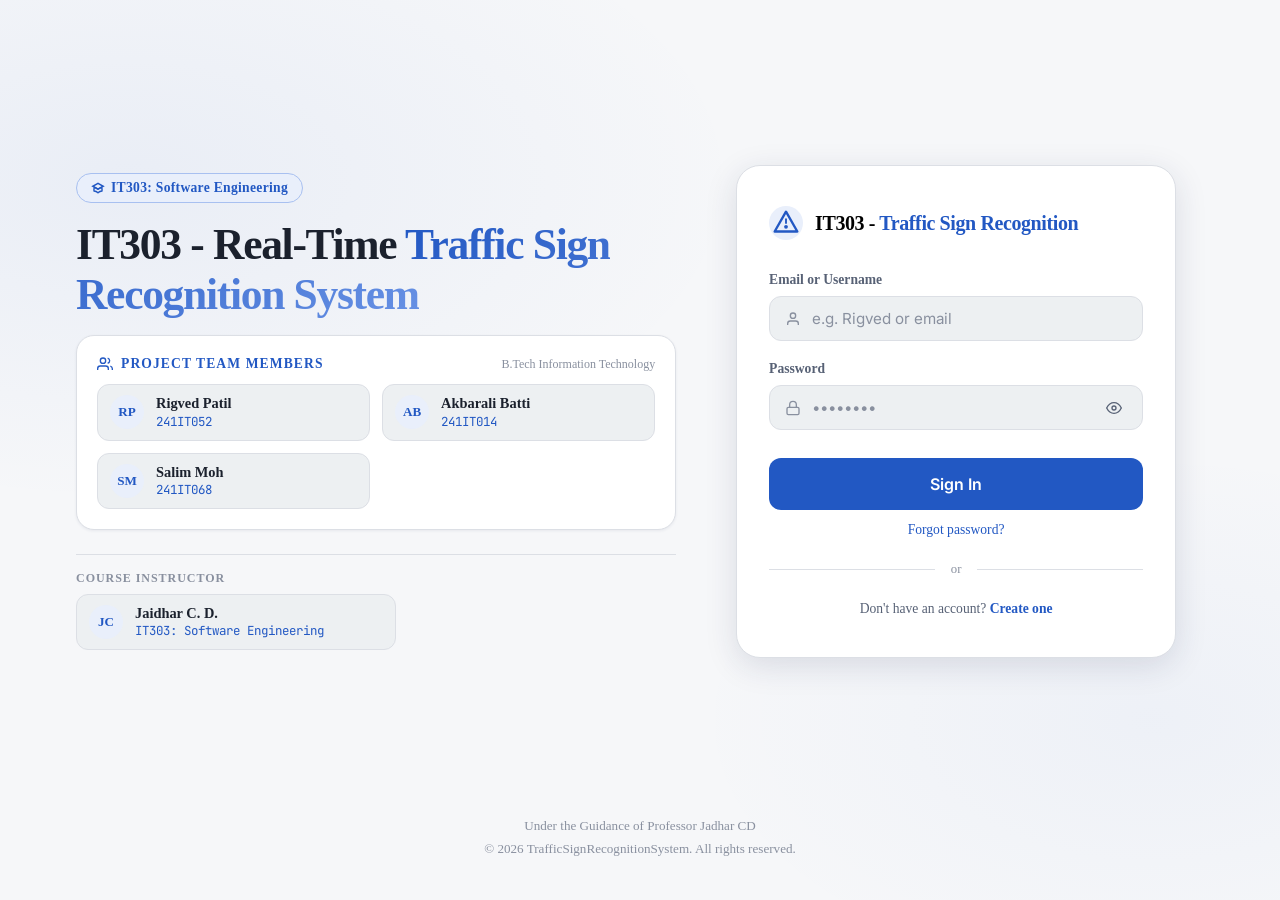
<file: Frontend/index.html>
<!DOCTYPE html>
<html lang="en">
<head>
  <meta charset="UTF-8" />
  <meta name="viewport" content="width=device-width, initial-scale=1.0" />
  <title>IT303 - Real-Time Traffic Sign Recognition System</title>
  <meta name="description" content="IT303 - Real-Time Traffic Sign Recognition System for IT303: Software Engineering by Rigved Patil, Akbarali Batti, and Salim Moh." />
  <meta http-equiv="Cache-Control" content="no-cache, no-store, must-revalidate" />
  <meta http-equiv="Pragma" content="no-cache" />
  <meta http-equiv="Expires" content="0" />
  <link rel="stylesheet" href="css/style.css?v=20261012" />
  <style>
    .instructor-row {
      margin-top: var(--space-4);
      padding-top: var(--space-4);
      border-top: 1px solid var(--border);
    }
    .instructor-label {
      font-size: 0.75rem;
      font-weight: 700;
      text-transform: uppercase;
      letter-spacing: 0.08em;
      color: var(--text-muted);
      margin-bottom: var(--space-2);
    }
    .instructor-row .member-item {
      max-width: 320px;
    }
    .landing-container {
      width: 100%;
      max-width: 1160px;
      margin: 0 auto;
      padding: var(--space-6) var(--space-4);
      display: grid;
      grid-template-columns: 1.15fr 0.95fr;
      gap: var(--space-8);
      align-items: center;
      min-height: 100vh;
    }
    @media (max-width: 920px) {
      .landing-container {
        grid-template-columns: 1fr;
        padding-top: var(--space-8);
        padding-bottom: var(--space-8);
      }
    }
    .hero-badge-row {
      display: flex;
      flex-wrap: wrap;
      gap: var(--space-2);
      align-items: center;
      margin-bottom: var(--space-4);
    }
    .course-badge {
      display: inline-flex;
      align-items: center;
      gap: 6px;
      padding: 6px 14px;
      background: var(--accent-subtle);
      border: 1px solid hsl(220, 70%, 80%);
      border-radius: var(--radius-pill);
      color: var(--accent);
      font-size: 0.85rem;
      font-weight: 600;
      letter-spacing: 0.3px;
    }
    .landing-title {
      font-size: clamp(2rem, 3.4vw, 2.75rem);
      font-weight: 800;
      line-height: 1.15;
      letter-spacing: -0.03em;
      color: var(--text-primary);
      margin-bottom: var(--space-4);
    }
    .landing-title span {
      background: linear-gradient(135deg, hsl(220, 70%, 45%), hsl(220, 70%, 65%));
      -webkit-background-clip: text;
      -webkit-text-fill-color: transparent;
    }
    .landing-desc {
      font-size: 1.05rem;
      color: var(--text-secondary);
      line-height: 1.6;
      margin-bottom: var(--space-6);
    }
    .team-card {
      background: var(--bg-surface);
      border: 1px solid var(--border);
      border-radius: var(--radius-lg);
      padding: var(--space-5);
      margin-bottom: var(--space-6);
      box-shadow: var(--shadow-sm);
    }
    .team-card-header {
      display: flex;
      align-items: center;
      justify-content: space-between;
      margin-bottom: var(--space-3);
    }
    .team-card-title {
      font-size: 0.85rem;
      font-weight: 700;
      text-transform: uppercase;
      letter-spacing: 0.08em;
      color: var(--accent);
      display: flex;
      align-items: center;
      gap: 8px;
    }
    .team-members-list {
      display: grid;
      grid-template-columns: repeat(auto-fit, minmax(200px, 1fr));
      gap: var(--space-3);
    }
    .member-item {
      display: flex;
      align-items: center;
      gap: var(--space-3);
      padding: 10px 12px;
      background: var(--bg-elevated);
      border: 1px solid var(--border);
      border-radius: var(--radius-md);
      transition: border-color var(--trans-fast), transform var(--trans-fast);
    }
    .member-item:hover {
      border-color: var(--accent);
      transform: translateY(-2px);
    }
    .member-avatar {
      width: 34px;
      height: 34px;
      border-radius: 50%;
      background: var(--accent-subtle);
      color: var(--accent);
      display: flex;
      align-items: center;
      justify-content: center;
      font-weight: 700;
      font-size: 0.82rem;
      flex-shrink: 0;
    }
    .member-name {
      font-size: 0.9rem;
      font-weight: 600;
      color: var(--text-primary);
      line-height: 1.2;
    }
    .member-roll {
      font-size: 0.78rem;
      font-family: var(--font-mono);
      color: var(--accent);
    }
    .feature-pills {
      display: flex;
      flex-wrap: wrap;
      gap: var(--space-2);
    }
    .feature-pill {
      font-size: 0.8rem;
      padding: 4px 10px;
      border-radius: var(--radius-pill);
      background: var(--bg-surface);
      border: 1px solid var(--border);
      color: var(--text-muted);
      display: inline-flex;
      align-items: center;
      gap: 6px;
    }
    /* Keep landing content above the footer */
body.auth-page {
  display: flex;
  flex-direction: column;
  align-items: stretch;
  justify-content: flex-start;
  min-height: 100vh;
}

.landing-container {
  flex: 1 0 auto;
  min-height: auto;
  box-sizing: border-box;
}

.landing-footer {
  width: 100%;
  flex-shrink: 0;
  box-sizing: border-box;
  text-align: center;
  padding: 16px;
  margin-top: 0;
  color: var(--text-muted);
  font-size: 0.82rem;
  line-height: 1.7;
}
  </style>
</head>
<body class="auth-page">

  <div id="toast-container"></div>

  <div class="landing-container">
    <!-- Left Hero Column -->
    <div class="landing-hero">
      <div class="hero-badge-row">
        <span class="course-badge">
          <svg width="14" height="14" fill="none" viewBox="0 0 24 24" stroke="currentColor" stroke-width="2.5"><path d="M12 14l9-5-9-5-9 5 9 5z"/><path d="M12 14l6.16-3.422a12.083 12.083 0 01.665 6.479A11.952 11.952 0 0012 20.055a11.952 11.952 0 00-6.824-2.998 12.078 12.078 0 01.665-6.479L12 14z"/></svg>
          IT303: Software Engineering
        </span>
      </div>

      <h1 class="landing-title">
        IT303 - Real-Time <span>Traffic Sign Recognition System</span>
      </h1>


      <!-- Project Authors / Team Members -->
      <div class="team-card">
        <div class="team-card-header">
          <div class="team-card-title">
            <svg width="16" height="16" fill="none" viewBox="0 0 24 24" stroke="currentColor" stroke-width="2"><path d="M17 21v-2a4 4 0 0 0-4-4H5a4 4 0 0 0-4 4v2"/><circle cx="9" cy="7" r="4"/><path d="M23 21v-2a4 4 0 0 0-3-3.87"/><path d="M16 3.13a4 4 0 0 1 0 7.75"/></svg>
            Project Team Members
          </div>
          <span class="text-xs text-muted">B.Tech Information Technology</span>
        </div>

        <div class="team-members-list">
          <div class="member-item">
            <div class="member-avatar">RP</div>
            <div>
              <div class="member-name">Rigved Patil</div>
              <div class="member-roll">241IT052</div>
            </div>
          </div>

          <div class="member-item">
            <div class="member-avatar">AB</div>
            <div>
              <div class="member-name">Akbarali Batti</div>
              <div class="member-roll">241IT014</div>
            </div>
          </div>

          <div class="member-item">
            <div class="member-avatar">SM</div>
            <div>
              <div class="member-name">Salim Moh</div>
              <div class="member-roll">241IT068</div>
            </div>
          </div>
        </div>
      </div>
            <!-- Course Instructor -->
        <div class="instructor-row">
          <div class="instructor-label">Course Instructor</div>
          <div class="member-item">
            <div class="member-avatar">JC</div>
            <div>
              <div class="member-name">Jaidhar C. D.</div>
              <div class="member-roll">IT303: Software Engineering</div>
            </div>
          </div>
        </div>
    </div><!-- /.landing-hero -->

    <!-- Right Column: Sign In Card -->
    <div>
      <div class="auth-card" style="margin:0 auto; max-width:440px;">
        <!-- Logo -->
        <div class="auth-logo">
          <svg width="34" height="34" viewBox="0 0 36 36" fill="none" style="color:var(--accent)">
            <circle cx="18" cy="18" r="18" fill="var(--accent-subtle)"/>
            <polygon points="18,6 30,27 6,27" fill="none" stroke="currentColor" stroke-width="2.5" stroke-linejoin="round"/>
            <circle cx="18" cy="22" r="2" fill="currentColor"/>
            <rect x="17" y="13" width="2" height="6" rx="1" fill="currentColor"/>
          </svg>
          <div class="auth-logo-text">IT303 - <span>Traffic Sign Recognition</span></div>
        </div>

        <div id="alert-box" class="alert alert-danger hidden" role="alert">
          <svg width="16" height="16" fill="none" viewBox="0 0 24 24" stroke="currentColor"><circle cx="12" cy="12" r="10"/><line x1="12" y1="8" x2="12" y2="12"/><line x1="12" y1="16" x2="12.01" y2="16"/></svg>
          <span id="alert-msg"></span>
        </div>

        <form id="login-form" novalidate>
          <div class="form-group">
            <label class="form-label" for="identifier">Email or Username</label>
            <div class="form-input-group">
              <svg class="input-icon" width="16" height="16" fill="none" viewBox="0 0 24 24" stroke="currentColor" stroke-width="2"><path d="M20 21v-2a4 4 0 0 0-4-4H8a4 4 0 0 0-4 4v2"/><circle cx="12" cy="7" r="4"/></svg>
              <input id="identifier" name="identifier" type="text" class="form-input" placeholder="e.g. Rigved or email" autocomplete="username" required />
            </div>
            <div class="form-error" id="err-identifier">This field is required.</div>
          </div>

          <div class="form-group">
            <label class="form-label" for="password">Password</label>
            <div class="form-input-group">
              <svg class="input-icon" width="16" height="16" fill="none" viewBox="0 0 24 24" stroke="currentColor" stroke-width="2"><rect x="3" y="11" width="18" height="11" rx="2"/><path d="M7 11V7a5 5 0 0 1 10 0v4"/></svg>
              <input id="password" name="password" type="password" class="form-input" placeholder="••••••••" autocomplete="current-password" required />
              <button type="button" id="toggle-pwd" class="btn btn-ghost btn-sm" style="position:absolute;right:4px;top:50%;transform:translateY(-50%)" aria-label="Toggle password">
                <svg width="16" height="16" fill="none" viewBox="0 0 24 24" stroke="currentColor" stroke-width="2"><path d="M1 12s4-8 11-8 11 8 11 8-4 8-11 8-11-8-11-8z"/><circle cx="12" cy="12" r="3"/></svg>
              </button>
            </div>
            <div class="form-error" id="err-password">This field is required.</div>
          </div>

          <button id="login-btn" type="submit" class="btn btn-primary btn-full btn-lg" style="margin-top:8px">
            Sign In
          </button>
        </form>
        <p class="text-sm text-muted" style="text-align:center;margin-top:12px"><a href="reset-password.html">Forgot password?</a></p>

        <div class="divider">or</div>

        <p class="text-center text-sm" style="color:var(--text-secondary)">
          Don't have an account?
          <a href="register.html" style="font-weight:600">Create one</a>
        </p>
      </div>
    </div>
  </div>

  <script type="module">
    import { Auth, apiFetch, showToast, redirectIfLoggedIn } from './js/utils.js';
    redirectIfLoggedIn();

    const form    = document.getElementById('login-form');
    const btn     = document.getElementById('login-btn');
    const alertEl = document.getElementById('alert-box');
    const alertMsg= document.getElementById('alert-msg');

    document.getElementById('toggle-pwd').addEventListener('click', () => {
      const p = document.getElementById('password');
      p.type = p.type === 'password' ? 'text' : 'password';
    });

    function showError(msg) {
      alertEl.classList.remove('hidden');
      alertMsg.textContent = msg;
    }

    form.addEventListener('submit', async e => {
      e.preventDefault();
      alertEl.classList.add('hidden');

      const identifier = document.getElementById('identifier').value.trim();
      const password   = document.getElementById('password').value;

      if (!identifier || !password) {
        showError('Please fill in all fields.');
        return;
      }

      btn.classList.add('btn-loading');
      btn.disabled = true;

      try {
        const isEmail = identifier.includes('@');
        const body = isEmail
          ? { email: identifier, password }
          : { username: identifier, password };

        const data = await apiFetch('/auth/login', { method: 'POST', body });

        if (data.requires_otp || data.requires_setup_2fa) {
          sessionStorage.setItem('tvision_challenge_token', data.challenge_token);
          if (data.requires_setup_2fa) window.location.href = 'setup-2fa.html';
          else window.location.href = 'verify-otp.html';
        } else {
          // Defensive fallback: the API must never issue a session before TOTP verification.
          throw new Error('Server returned an unexpected authentication response.');
        }
      } catch (err) {
        showError(err.message || 'Login failed. Please try again.');
      } finally {
        btn.classList.remove('btn-loading');
        btn.disabled = false;
      }
    });
  </script>
<footer class="landing-footer">
    <p>Under the Guidance of Professor Jadhar CD</p>
    <p>&copy; 2026 TrafficSignRecognitionSystem. All rights reserved.</p>
</footer>
</body>
</html>
</file>
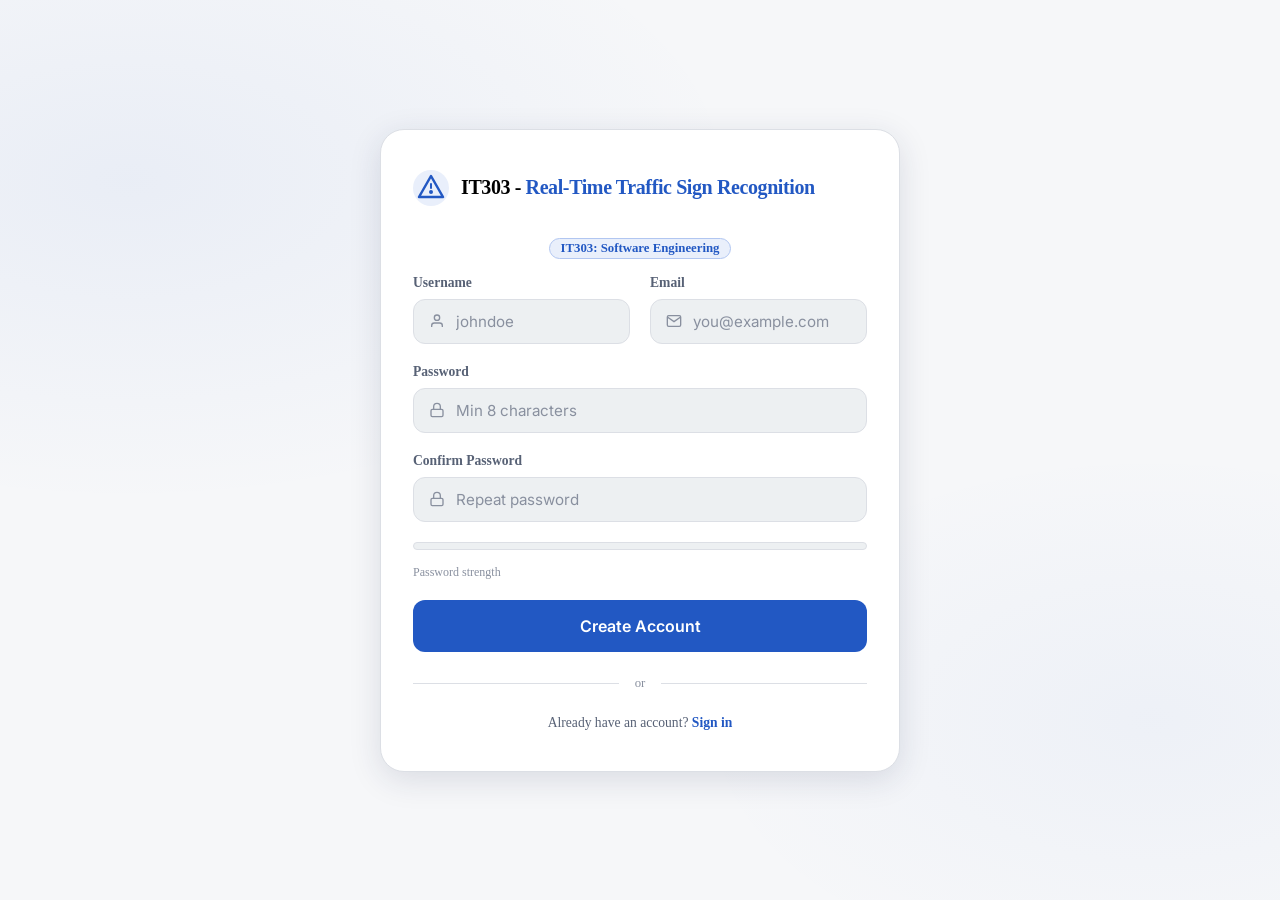
<file: Frontend/register.html>
<!DOCTYPE html>
<html lang="en">
<head>
  <meta charset="UTF-8" />
  <meta name="viewport" content="width=device-width, initial-scale=1.0" />
  <title>IT303 - Real-Time Traffic Sign Recognition System</title>
  <meta name="description" content="Create your account for IT303 - Real-Time Traffic Sign Recognition System." />
  <meta http-equiv="Cache-Control" content="no-cache, no-store, must-revalidate" />
  <meta http-equiv="Pragma" content="no-cache" />
  <meta http-equiv="Expires" content="0" />
  <link rel="stylesheet" href="css/style.css?v=20261012" />
</head>
<body class="auth-page">
  <div id="toast-container"></div>

  <div class="auth-card" style="max-width:520px">
    <div class="auth-logo">
      <svg width="36" height="36" viewBox="0 0 36 36" fill="none" style="color:var(--accent)">
        <circle cx="18" cy="18" r="18" fill="var(--accent-subtle)"/>
        <polygon points="18,6 30,27 6,27" fill="none" stroke="currentColor" stroke-width="2.5" stroke-linejoin="round"/>
        <circle cx="18" cy="22" r="2" fill="currentColor"/>
        <rect x="17" y="13" width="2" height="6" rx="1" fill="currentColor"/>
      </svg>
      <div class="auth-logo-text">IT303 - <span>Real-Time Traffic Sign Recognition</span></div>
    </div>

    <div style="text-align:center;margin-bottom:var(--space-4)">
      <span class="badge badge-cyan" style="font-size:0.8rem">IT303: Software Engineering</span>
    </div>

    <div id="alert-box" class="alert alert-danger hidden" role="alert">
      <svg width="16" height="16" fill="none" viewBox="0 0 24 24" stroke="currentColor"><circle cx="12" cy="12" r="10"/><line x1="12" y1="8" x2="12" y2="12"/><line x1="12" y1="16" x2="12.01" y2="16"/></svg>
      <span id="alert-msg"></span>
    </div>

    <form id="register-form" novalidate>
      <div class="grid-2">
        <div class="form-group">
          <label class="form-label" for="username">Username</label>
          <div class="form-input-group">
            <svg class="input-icon" width="16" height="16" fill="none" viewBox="0 0 24 24" stroke="currentColor" stroke-width="2"><path d="M20 21v-2a4 4 0 0 0-4-4H8a4 4 0 0 0-4 4v2"/><circle cx="12" cy="7" r="4"/></svg>
            <input id="username" type="text" class="form-input" placeholder="johndoe" minlength="3" required autocomplete="username" />
          </div>
          <div class="form-error" id="err-username">Min 3 characters.</div>
        </div>

        <div class="form-group">
          <label class="form-label" for="email">Email</label>
          <div class="form-input-group">
            <svg class="input-icon" width="16" height="16" fill="none" viewBox="0 0 24 24" stroke="currentColor" stroke-width="2"><path d="M4 4h16c1.1 0 2 .9 2 2v12c0 1.1-.9 2-2 2H4c-1.1 0-2-.9-2-2V6c0-1.1.9-2 2-2z"/><polyline points="22,6 12,13 2,6"/></svg>
            <input id="email" type="email" class="form-input" placeholder="you@example.com" required autocomplete="email" />
          </div>
          <div class="form-error" id="err-email">Enter a valid email.</div>
        </div>
      </div>

      <div class="form-group">
        <label class="form-label" for="password">Password</label>
        <div class="form-input-group">
          <svg class="input-icon" width="16" height="16" fill="none" viewBox="0 0 24 24" stroke="currentColor" stroke-width="2"><rect x="3" y="11" width="18" height="11" rx="2"/><path d="M7 11V7a5 5 0 0 1 10 0v4"/></svg>
          <input id="password" type="password" class="form-input" placeholder="Min 8 characters" required minlength="8" autocomplete="new-password" />
        </div>
        <div class="form-error" id="err-password">Min 8 characters.</div>
      </div>

      <div class="form-group">
        <label class="form-label" for="confirm-password">Confirm Password</label>
        <div class="form-input-group">
          <svg class="input-icon" width="16" height="16" fill="none" viewBox="0 0 24 24" stroke="currentColor" stroke-width="2"><rect x="3" y="11" width="18" height="11" rx="2"/><path d="M7 11V7a5 5 0 0 1 10 0v4"/></svg>
          <input id="confirm-password" type="password" class="form-input" placeholder="Repeat password" required autocomplete="new-password" />
        </div>
        <div class="form-error" id="err-confirm">Passwords do not match.</div>
      </div>

      <!-- Password strength bar -->
      <div style="margin-bottom:var(--space-5)">
        <div class="progress-bar-wrap">
          <div id="strength-bar" class="progress-bar-fill" style="width:0%;background:var(--danger);transition:width .3s,background .3s"></div>
        </div>
        <span id="strength-label" class="text-xs text-muted">Password strength</span>
      </div>

      <button id="reg-btn" type="submit" class="btn btn-primary btn-full btn-lg">
        Create Account
      </button>
    </form>

    <div class="divider">or</div>
    <p class="text-center text-sm" style="color:var(--text-secondary)">
      Already have an account? <a href="index.html" style="font-weight:600">Sign in</a>
    </p>
  </div>

  <script type="module">
    import { apiFetch, showToast, redirectIfLoggedIn } from './js/utils.js';
    redirectIfLoggedIn();

    const pwdEl  = document.getElementById('password');
    const barEl  = document.getElementById('strength-bar');
    const lblEl  = document.getElementById('strength-label');

    pwdEl.addEventListener('input', () => {
      const v = pwdEl.value;
      let score = 0;
      if (v.length >= 8)  score++;
      if (/[A-Z]/.test(v)) score++;
      if (/[0-9]/.test(v)) score++;
      if (/[^A-Za-z0-9]/.test(v)) score++;
      const labels = ['', 'Weak', 'Fair', 'Good', 'Strong'];
      const colors = ['', 'var(--danger)', 'var(--amber)', 'hsl(60,80%,50%)', 'var(--success)'];
      barEl.style.width   = `${score * 25}%`;
      barEl.style.background = colors[score] || 'var(--border)';
      lblEl.textContent = labels[score] || 'Password strength';
      lblEl.style.color = colors[score] || 'var(--text-muted)';
    });

    const form   = document.getElementById('register-form');
    const btn    = document.getElementById('reg-btn');
    const alertEl= document.getElementById('alert-box');
    const alertMg= document.getElementById('alert-msg');

    function showError(msg) {
      alertEl.classList.remove('hidden');
      alertMg.textContent = msg;
    }

    form.addEventListener('submit', async e => {
      e.preventDefault();
      alertEl.classList.add('hidden');

      const username = document.getElementById('username').value.trim();
      const email    = document.getElementById('email').value.trim().toLowerCase();
      const password = pwdEl.value;
      const confirm  = document.getElementById('confirm-password').value;

      if (username.length < 3) { showError('Username must be at least 3 characters.'); return; }
      if (!email.includes('@')) { showError('Enter a valid email address.'); return; }
      if (password.length < 8) { showError('Password must be at least 8 characters.'); return; }
      if (password !== confirm) { showError('Passwords do not match.'); return; }

      btn.classList.add('btn-loading'); btn.disabled = true;
      try {
        await apiFetch('/auth/register', { method: 'POST', body: { username, email, password } });
        showToast('Account created! Please sign in.', 'success');
        setTimeout(() => window.location.href = 'index.html', 1200);
      } catch (err) {
        showError(err.message || 'Registration failed.');
      } finally {
        btn.classList.remove('btn-loading'); btn.disabled = false;
      }
    });
  </script>
</body>
</html>
</file>
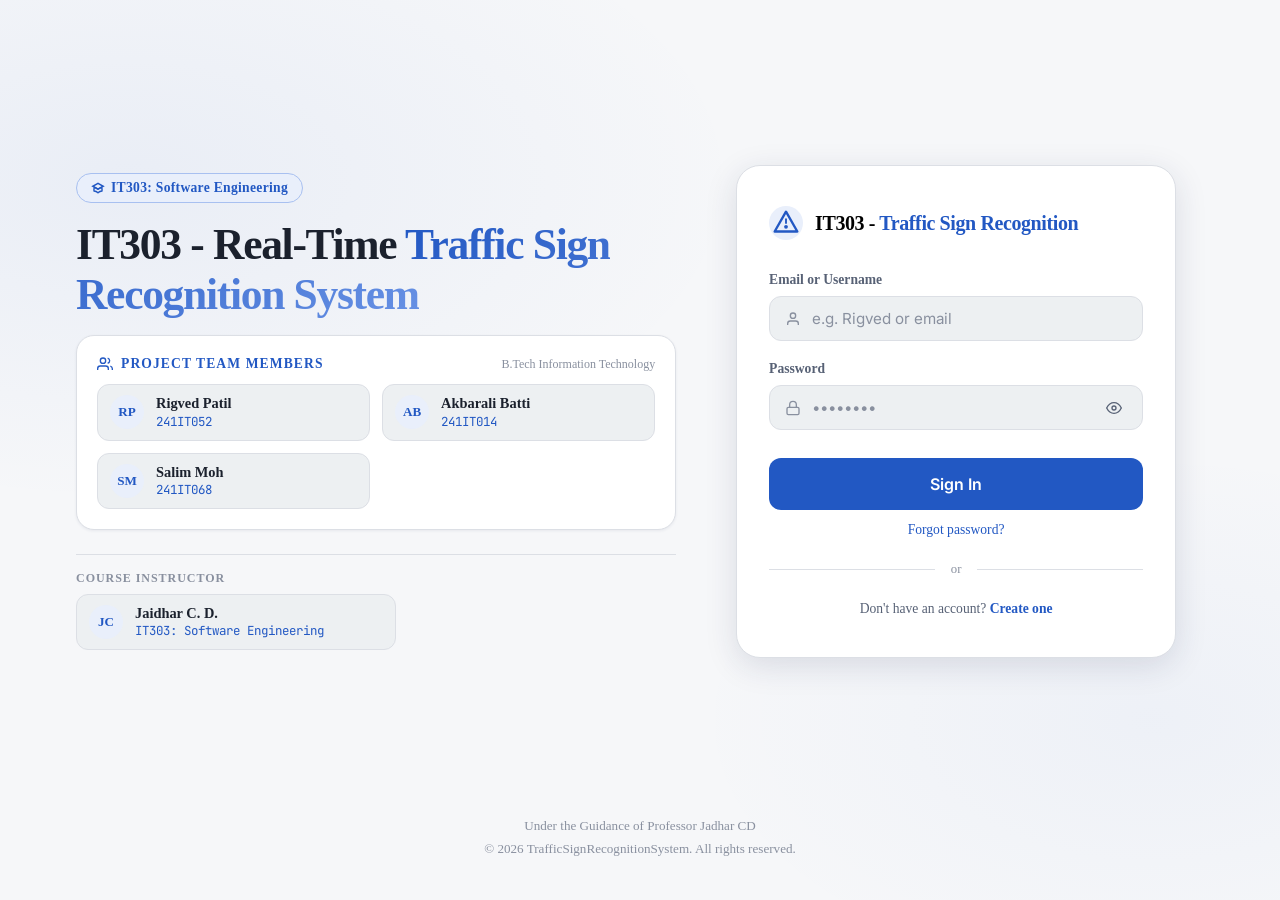
<file: Frontend/setup-2fa.html>
<!DOCTYPE html>
<html lang="en">
<head>
  <meta charset="UTF-8"/>
  <meta http-equiv="Cache-Control" content="no-cache, no-store, must-revalidate" />
  <meta http-equiv="Pragma" content="no-cache" />
  <meta http-equiv="Expires" content="0" />
  <meta name="viewport" content="width=device-width, initial-scale=1.0"/>
  <title>Setup 2FA — Real-time Traffic Sign Recognition System</title>
  <link rel="stylesheet" href="css/style.css?v=20261012"/>
</head>
<body class="auth-page">
<div id="toast-container"></div>

<div class="auth-card" style="max-width:520px">
  <div class="auth-logo">
    <svg width="36" height="36" viewBox="0 0 36 36" fill="none" style="color:var(--accent)">
      <circle cx="18" cy="18" r="18" fill="var(--accent-subtle)"/>
      <polygon points="18,6 30,27 6,27" fill="none" stroke="currentColor" stroke-width="2.5" stroke-linejoin="round"/>
      <circle cx="18" cy="22" r="2" fill="currentColor"/>
      <rect x="17" y="13" width="2" height="6" rx="1" fill="currentColor"/>
    </svg>
    <div class="auth-logo-text">TrafficSign <span>System</span></div>
  </div>

  <h1 class="auth-title">Set up two-factor authentication</h1>
  <p class="auth-subtitle">Scan the QR code with Google Authenticator or Authy, then enter the code to confirm</p>

  <!-- Step 1: Generate QR -->
  <div id="step-1">
    <button id="generate-btn" class="btn btn-primary btn-full btn-lg">Generate QR Code</button>
  </div>

  <!-- Step 2: Show QR -->
  <div id="step-2" class="hidden text-center">
    <div class="qr-container" id="qr-wrapper">
      <img id="qr-img" src="" alt="TOTP QR Code" width="200" height="200"/>
    </div>

    <div class="alert alert-info" style="text-align:left">
      <svg width="16" height="16" fill="none" viewBox="0 0 24 24" stroke="currentColor"><circle cx="12" cy="12" r="10"/><line x1="12" y1="16" x2="12" y2="12"/><line x1="12" y1="8" x2="12.01" y2="8"/></svg>
      Can't scan? Add manually: <span class="font-mono text-xs" id="totp-secret" style="word-break:break-all"></span>
    </div>

    <div class="form-group" style="margin-top:var(--space-5);text-align:left">
      <label class="form-label">Enter the 6-digit code from your app</label>
      <div class="otp-inputs" style="justify-content:flex-start">
        <input class="otp-digit" type="text" maxlength="1" inputmode="numeric" id="c0"/>
        <input class="otp-digit" type="text" maxlength="1" inputmode="numeric" id="c1"/>
        <input class="otp-digit" type="text" maxlength="1" inputmode="numeric" id="c2"/>
        <input class="otp-digit" type="text" maxlength="1" inputmode="numeric" id="c3"/>
        <input class="otp-digit" type="text" maxlength="1" inputmode="numeric" id="c4"/>
        <input class="otp-digit" type="text" maxlength="1" inputmode="numeric" id="c5"/>
      </div>
    </div>

    <div id="alert-box" class="alert alert-danger hidden" style="text-align:left">
      <span id="alert-msg"></span>
    </div>

    <button id="confirm-btn" class="btn btn-primary btn-full btn-lg" style="margin-top:var(--space-4)">Confirm & Enable 2FA</button>
  </div>

  <!-- Step 3: Backup codes -->
  <div id="step-3" class="hidden">
    <div class="alert alert-success">
      <svg width="16" height="16" fill="none" viewBox="0 0 24 24" stroke="currentColor"><path d="M22 11.08V12a10 10 0 1 1-5.93-9.14"/><polyline points="22 4 12 14.01 9 11.01"/></svg>
      Two-factor authentication enabled!
    </div>
    <p class="text-secondary text-sm" style="margin-bottom:var(--space-4)">
      Save these backup codes somewhere safe. Each can be used once if you lose your authenticator.
    </p>
    <div id="backup-codes-grid" style="display:grid;grid-template-columns:1fr 1fr;gap:var(--space-2);margin-bottom:var(--space-5)"></div>
    <button id="copy-codes-btn" class="btn btn-secondary mb-4" style="width:100%">Copy All Codes</button>
    <a href="dashboard.html" class="btn btn-primary btn-full">Go to Dashboard</a>
  </div>

  <p class="text-center text-sm text-muted" style="margin-top:var(--space-6)">
    <a href="dashboard.html">← Back to dashboard</a>
  </p>
</div>

<script type="module">
  import { Auth, apiFetch, showToast, requireLogin } from './js/utils.js';
  const challengeToken = sessionStorage.getItem('tvision_challenge_token');
  const authenticated = Auth.isLoggedIn();
  if (!challengeToken && !authenticated) window.location.href = 'index.html';

  document.getElementById('generate-btn').addEventListener('click', async () => {
    try {
      const data = await apiFetch('/auth/setup-2fa', { method:'POST', body: challengeToken ? { challenge_token: challengeToken } : {} });
      document.getElementById('qr-img').src = data.qr_code;
      document.getElementById('totp-secret').textContent = data.secret;
      document.getElementById('step-1').classList.add('hidden');
      document.getElementById('step-2').classList.remove('hidden');
      document.getElementById('c0').focus();
    } catch (err) {
      showToast(err.message || 'Failed to generate QR', 'error');
    }
  });

  // OTP digit navigation
  const digits = [0,1,2,3,4,5].map(i => document.getElementById(`c${i}`));
  digits.forEach((inp, i) => {
    inp.addEventListener('input', () => {
      inp.value = inp.value.replace(/\D/g,'');
      if (inp.value && i < 5) digits[i+1].focus();
    });
    inp.addEventListener('keydown', e => { if (e.key==='Backspace' && !inp.value && i>0) digits[i-1].focus(); });
  });

  document.getElementById('confirm-btn').addEventListener('click', async () => {
    const otp = digits.map(d => d.value).join('');
    const alertEl  = document.getElementById('alert-box');
    const alertMsg = document.getElementById('alert-msg');
    if (otp.length !== 6) { alertEl.classList.remove('hidden'); alertMsg.textContent='Enter the full 6-digit code'; return; }

    const btn = document.getElementById('confirm-btn');
    btn.classList.add('btn-loading'); btn.disabled = true;

    try {
      const data = await apiFetch('/auth/confirm-2fa', { method:'POST', body:{ otp, challenge_token: challengeToken } });
      // Show backup codes
      const grid = document.getElementById('backup-codes-grid');
      data.backup_codes.forEach(code => {
        const el = document.createElement('div');
        el.textContent = code;
        el.style.cssText = 'background:var(--bg-elevated);border:1px solid var(--border);border-radius:var(--radius-sm);padding:6px 10px;font-family:var(--font-mono);font-size:.78rem;color:var(--text-secondary)';
        grid.appendChild(el);
      });
      document.getElementById('step-2').classList.add('hidden');
      document.getElementById('step-3').classList.remove('hidden');

      window._backupCodes = data.backup_codes;
      if (data.token && data.user) {
        Auth.setToken(data.token); Auth.setUser(data.user);
        sessionStorage.removeItem('tvision_challenge_token');
        const go = document.querySelector('#step-3 a.btn-primary');
        if (go) go.href = data.user.role === 'admin' ? 'admin/index.html' : 'dashboard.html';
      } else {
        const cached = Auth.getUser() || {}; cached.is_2fa_enabled = 1; Auth.setUser(cached);
      }
    } catch (err) {
      alertEl.classList.remove('hidden'); alertMsg.textContent = err.message || 'Invalid OTP';
    } finally {
      btn.classList.remove('btn-loading'); btn.disabled = false;
    }
  });

  document.getElementById('copy-codes-btn').addEventListener('click', () => {
    navigator.clipboard.writeText((window._backupCodes || []).join('\n'));
    showToast('Backup codes copied!', 'success');
  });
</script>
</body>
</html>
</file>
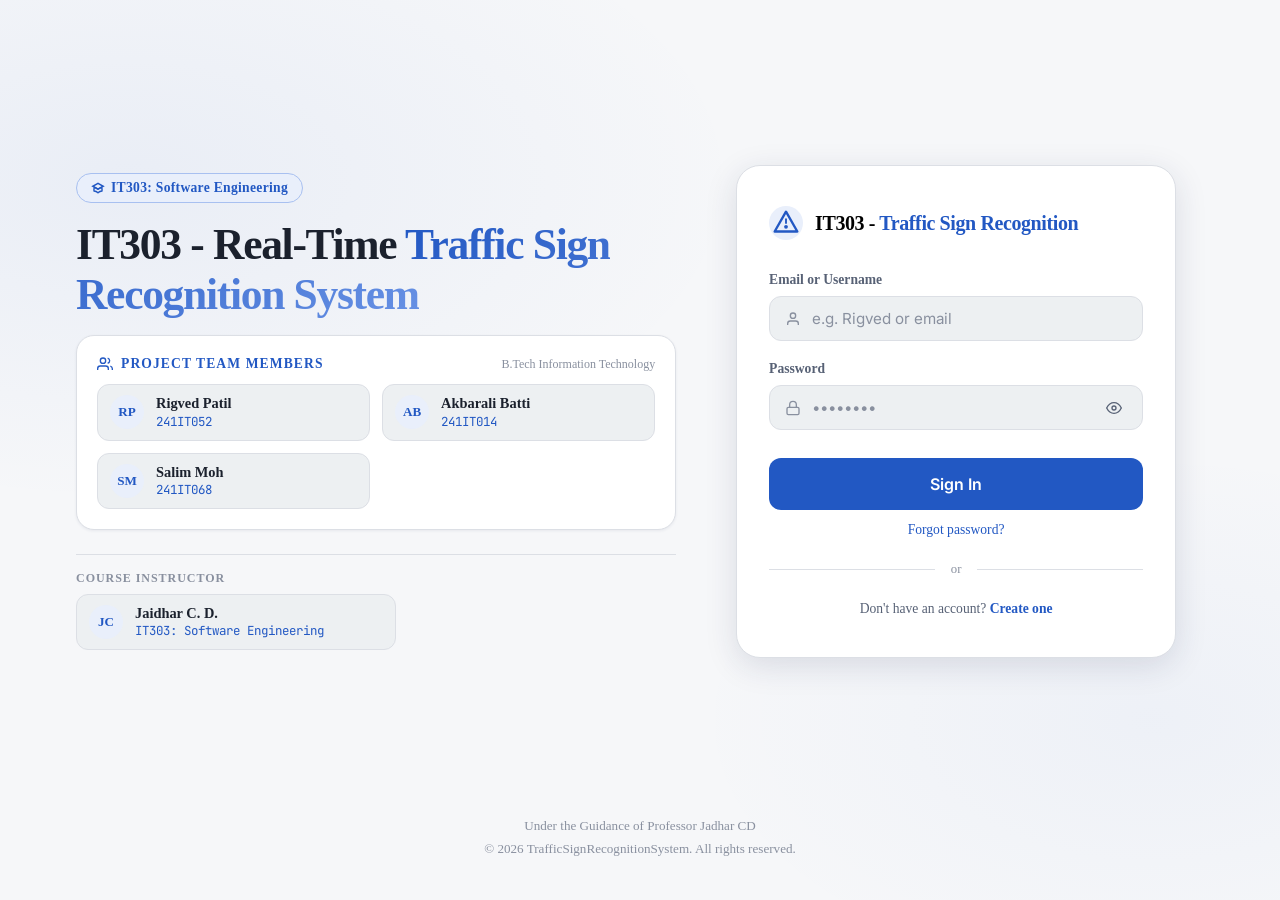
<file: Frontend/verify-otp.html>
<!DOCTYPE html>
<html lang="en">
<head>
  <meta charset="UTF-8"/>
  <meta http-equiv="Cache-Control" content="no-cache, no-store, must-revalidate" />
  <meta http-equiv="Pragma" content="no-cache" />
  <meta http-equiv="Expires" content="0" />
  <meta name="viewport" content="width=device-width, initial-scale=1.0"/>
  <title>Two-Factor Verification — Real-time Traffic Sign Recognition System</title>
  <link rel="stylesheet" href="css/style.css?v=20261012"/>
</head>
<body class="auth-page">
<div id="toast-container"></div>

<div class="auth-card" style="text-align:center">
  <div class="auth-logo" style="justify-content:center">
    <svg width="36" height="36" viewBox="0 0 36 36" fill="none" style="color:var(--accent)">
      <circle cx="18" cy="18" r="18" fill="var(--accent-subtle)"/>
      <polygon points="18,6 30,27 6,27" fill="none" stroke="currentColor" stroke-width="2.5" stroke-linejoin="round"/>
      <circle cx="18" cy="22" r="2" fill="currentColor"/>
      <rect x="17" y="13" width="2" height="6" rx="1" fill="currentColor"/>
    </svg>
    <div class="auth-logo-text">TrafficSign <span>System</span></div>
  </div>

  <div style="margin:var(--space-6) auto;width:64px;height:64px;border-radius:50%;background:var(--accent-subtle);display:flex;align-items:center;justify-content:center">
    <svg width="28" height="28" fill="none" viewBox="0 0 24 24" stroke="var(--accent)" stroke-width="2">
      <rect x="5" y="11" width="14" height="10" rx="2"/>
      <path d="M8 11V7a4 4 0 0 1 8 0v4"/>
      <circle cx="12" cy="16" r="1" fill="var(--accent)"/>
    </svg>
  </div>

  <h1 class="auth-title">Two-Factor Verification</h1>
  <p class="auth-subtitle" style="margin-bottom:0">Open your authenticator app and enter the 6-digit code</p>

  <div id="alert-box" class="alert alert-danger hidden" style="text-align:left;margin-top:var(--space-5)">
    <svg width="16" height="16" fill="none" viewBox="0 0 24 24" stroke="currentColor"><circle cx="12" cy="12" r="10"/><line x1="12" y1="8" x2="12" y2="12"/><line x1="12" y1="16" x2="12.01" y2="16"/></svg>
    <span id="alert-msg"></span>
  </div>

  <div class="otp-inputs" id="otp-inputs">
    <input class="otp-digit" type="text" maxlength="1" inputmode="numeric" pattern="[0-9]" id="otp-0" aria-label="OTP digit 1"/>
    <input class="otp-digit" type="text" maxlength="1" inputmode="numeric" pattern="[0-9]" id="otp-1" aria-label="OTP digit 2"/>
    <input class="otp-digit" type="text" maxlength="1" inputmode="numeric" pattern="[0-9]" id="otp-2" aria-label="OTP digit 3"/>
    <input class="otp-digit" type="text" maxlength="1" inputmode="numeric" pattern="[0-9]" id="otp-3" aria-label="OTP digit 4"/>
    <input class="otp-digit" type="text" maxlength="1" inputmode="numeric" pattern="[0-9]" id="otp-4" aria-label="OTP digit 5"/>
    <input class="otp-digit" type="text" maxlength="1" inputmode="numeric" pattern="[0-9]" id="otp-5" aria-label="OTP digit 6"/>
  </div>

  <button id="verify-btn" class="btn btn-primary btn-full btn-lg">Verify</button>

  <div style="margin-top:var(--space-6)">
    <p class="text-sm text-muted">Lost access to your authenticator?</p>
    <a id="backup-link" href="#" class="text-sm" style="font-weight:600">Use a backup code</a>
  </div>

  <div id="backup-panel" class="hidden" style="margin-top:var(--space-5);text-align:left">
    <div class="form-group">
      <label class="form-label">Backup Recovery Code</label>
      <input id="backup-code-input" type="text" class="form-input" placeholder="e.g. a1b2c3d4e5f6g7h8" autocomplete="off"/>
    </div>
    <button id="backup-btn" class="btn btn-secondary btn-full">Use Backup Code</button>
  </div>

  <p class="text-sm text-muted" style="margin-top:var(--space-6)">
    <a href="index.html">← Back to login</a>
  </p>
</div>

<script type="module">
  import { Auth, apiFetch, showToast } from './js/utils.js';

  const userId = sessionStorage.getItem('tvision_pending_user_id');
  if (!userId) window.location.href = 'index.html';

  // OTP keyboard navigation
  const digits = Array.from(document.querySelectorAll('.otp-digit'));
  digits.forEach((inp, i) => {
    inp.addEventListener('input', () => {
      inp.value = inp.value.replace(/\D/g,'');
      if (inp.value && i < 5) digits[i+1].focus();
      if (digits.every(d => d.value)) submitOtp();
    });
    inp.addEventListener('keydown', e => {
      if (e.key === 'Backspace' && !inp.value && i > 0) digits[i-1].focus();
    });
    inp.addEventListener('paste', e => {
      e.preventDefault();
      const t = (e.clipboardData.getData('text').replace(/\D/g,'')).slice(0,6);
      t.split('').forEach((ch, idx) => { if (digits[idx]) digits[idx].value = ch; });
      digits[Math.min(t.length, 5)].focus();
      if (t.length === 6) submitOtp();
    });
  });
  digits[0].focus();

  const alertEl  = document.getElementById('alert-box');
  const alertMsg = document.getElementById('alert-msg');
  const verifyBtn= document.getElementById('verify-btn');

  function showError(msg) { alertEl.classList.remove('hidden'); alertMsg.textContent = msg; }

  async function submitOtp() {
    const otp = digits.map(d => d.value).join('');
    if (otp.length !== 6) { showError('Enter the complete 6-digit code.'); return; }
    verifyBtn.classList.add('btn-loading'); verifyBtn.disabled = true;
    try {
      const data = await apiFetch('/auth/verify-otp', { method:'POST', body:{ user_id: parseInt(userId), otp } });
      Auth.setToken(data.token); Auth.setUser(data.user);
      sessionStorage.removeItem('tvision_pending_user_id');
      showToast('Verified! Welcome back.', 'success');
      setTimeout(() => window.location.href = data.user.role === 'admin' ? 'admin/index.html' : 'dashboard.html', 500);
    } catch (err) {
      showError(err.message || 'Invalid code. Try again.');
      digits.forEach(d => { d.value=''; d.classList.add('form-input--error'); });
      digits[0].focus();
    } finally {
      verifyBtn.classList.remove('btn-loading'); verifyBtn.disabled = false;
    }
  }

  document.getElementById('verify-btn').addEventListener('click', submitOtp);

  // Backup code panel
  document.getElementById('backup-link').addEventListener('click', e => {
    e.preventDefault();
    document.getElementById('backup-panel').classList.toggle('hidden');
  });

  document.getElementById('backup-btn').addEventListener('click', async () => {
    const code = document.getElementById('backup-code-input').value.trim();
    if (!code) return;
    try {
      const data = await apiFetch('/auth/use-backup-code', { method:'POST', body:{ user_id: parseInt(userId), code } });
      Auth.setToken(data.token); Auth.setUser(data.user);
      sessionStorage.removeItem('tvision_pending_user_id');
      showToast('Backup code accepted!', 'success');
      setTimeout(() => window.location.href = 'dashboard.html', 500);
    } catch (err) {
      showError(err.message || 'Invalid backup code.');
    }
  });
</script>
</body>
</html>
</file>
<file: Frontend/css/style.css>
﻿/* ============================================================================
   style.css — IT303 Traffic Sign Recognition System
   Light / White theme  |  Inter + JetBrains Mono
   Single accent: Navy-Blue hsl(220, 70%, 45%)
   ============================================================================ */

@import url('https://fonts.googleapis.com/css2?family=Inter:wght@300;400;500;600;700;800&family=JetBrains+Mono:wght@400;500&display=swap');

/* ── CSS Custom Properties ─────────────────────────────────────────────────── */
:root {
  --bg-base:        hsl(210, 20%, 97%);
  --bg-surface:     hsl(0, 0%, 100%);
  --bg-elevated:    hsl(210, 16%, 94%);
  --bg-hover:       hsl(210, 16%, 90%);
  --accent:         hsl(220, 70%, 45%);
  --accent-dim:     hsl(220, 70%, 35%);
  --accent-glow:    hsla(220, 70%, 45%, 0.18);
  --accent-subtle:  hsl(220, 70%, 95%);
  --amber:          hsl(220, 55%, 40%);
  --amber-dim:      hsl(220, 55%, 30%);
  --amber-subtle:   hsl(220, 55%, 93%);
  --success:        hsl(145, 55%, 35%);
  --success-subtle: hsl(145, 55%, 93%);
  --danger:         hsl(354, 70%, 48%);
  --danger-subtle:  hsl(354, 70%, 95%);
  --warning:        hsl(30, 85%, 45%);
  --info:           var(--accent);
  --text-primary:   hsl(220, 25%, 14%);
  --text-secondary: hsl(220, 15%, 40%);
  --text-muted:     hsl(220, 10%, 58%);
  --text-inverse:   hsl(0, 0%, 100%);
  --border:         hsl(220, 14%, 88%);
  --border-strong:  hsl(220, 14%, 74%);
  --shadow-sm:  0 1px 3px rgba(30,40,80,.07);
  --shadow-md:  0 4px 16px rgba(30,40,80,.10);
  --shadow-lg:  0 8px 32px rgba(30,40,80,.13);
  --glow-cyan:  0 0 0 3px hsla(220,70%,45%,0.15);
  --radius-sm:  6px;
  --radius-md:  12px;
  --radius-lg:  18px;
  --radius-xl:  24px;
  --radius-pill:9999px;
  --space-1: 4px;  --space-2: 8px;  --space-3: 12px;
  --space-4: 16px; --space-5: 20px; --space-6: 24px;
  --space-8: 32px; --space-10:40px; --space-12:48px;
  --font-sans: 'Inter', system-ui, sans-serif;
  --font-mono: 'JetBrains Mono', monospace;
  --trans-fast:  120ms ease;
  --trans-base:  220ms ease;
  --trans-slow:  360ms ease;
  --sidebar-w: 256px;
}

/* ── Reset ──────────────────────────────────────────────────────────────────── */
*, *::before, *::after { box-sizing: border-box; margin: 0; padding: 0; }
html,
body {
    max-width: 100%;
    overflow-x: hidden;
}

.users-page,
.users-container {
    width: 100%;
    max-width: 100%;
    min-width: 0;
    box-sizing: border-box;
}

.users-table-container {
    width: 100%;
    max-width: 100%;
    overflow-x: hidden;
    overflow-y: visible;
}

.users-table {
    width: 100%;
    table-layout: fixed;
    border-collapse: collapse;
}

.users-table th,
.users-table td {
    padding: 10px 8px;
    overflow-wrap: anywhere;
    word-break: break-word;
    vertical-align: middle;
}

.users-table td:last-child {
    white-space: normal;
}

.user-actions {
    display: flex;
    flex-wrap: wrap;
    gap: 6px;
}

@media (max-width: 768px) {
    .users-table th,
    .users-table td {
        padding: 7px 4px;
        font-size: 12px;
    }

    .user-actions button {
        max-width: 100%;
        white-space: normal;
    }
}

a { color: var(--accent); text-decoration: none; transition: color var(--trans-fast); }
a:hover { color: var(--accent-dim); }
img, video { max-width: 100%; display: block; }
button { cursor: pointer; font-family: var(--font-sans); }
input, select, textarea { font-family: var(--font-sans); }

/* ── Auth Layout ─────────────────────────────────────────────────────────────── */
.auth-page {
  min-height: 100vh;
  display: flex;
  align-items: center;
  justify-content: center;
  background:
    radial-gradient(ellipse 80% 60% at 10% 20%, hsla(220,70%,45%,0.06) 0%, transparent 60%),
    radial-gradient(ellipse 60% 50% at 90% 80%, hsla(220,70%,45%,0.04) 0%, transparent 60%),
    var(--bg-base);
  padding: var(--space-6);
}

.auth-card {
  width: 100%;
  max-width: 440px;
  background: var(--bg-surface);
  border: 1px solid var(--border);
  border-radius: var(--radius-xl);
  padding: var(--space-10) var(--space-8);
  box-shadow: var(--shadow-lg);
  animation: cardIn .4s ease both;
}

@keyframes cardIn {
  from { opacity:0; transform: translateY(20px) scale(.97); }
  to   { opacity:1; transform: translateY(0) scale(1); }
}

.auth-logo { display: flex; align-items: center; gap: var(--space-3); margin-bottom: var(--space-8); }
.auth-logo svg { flex-shrink: 0; }
.auth-logo-text { font-size: 1.25rem; font-weight: 800; letter-spacing: -0.02em; }
.auth-logo-text span { color: var(--accent); }
.auth-title   { font-size: 1.5rem; font-weight: 700; margin-bottom: var(--space-2); }
.auth-subtitle { color: var(--text-secondary); font-size: .9rem; margin-bottom: var(--space-8); }

/* ── App Layout ──────────────────────────────────────────────────────────────── */
.app-layout { display: flex; min-height: 100vh; }

.sidebar {
  width: var(--sidebar-w);
  flex-shrink: 0;
  background: var(--bg-surface);
  border-right: 1px solid var(--border);
  display: flex;
  flex-direction: column;
  position: fixed;
  top: 0; left: 0; bottom: 0;
  z-index: 200;
  transition: transform var(--trans-base);
  box-shadow: var(--shadow-sm);
}

.sidebar-logo {
  display: flex;
  align-items: center;
  gap: var(--space-3);
  padding: var(--space-6);
  border-bottom: 1px solid var(--border);
  font-weight: 800;
  font-size: 1.05rem;
  letter-spacing: -0.02em;
}
.sidebar-logo span { color: var(--accent); }

.sidebar-nav {
  flex: 1;
  padding: var(--space-4) var(--space-3);
  display: flex;
  flex-direction: column;
  gap: var(--space-1);
  overflow-y: auto;
}

.sidebar-section-label {
  font-size: .7rem;
  font-weight: 600;
  text-transform: uppercase;
  letter-spacing: 0.1em;
  color: var(--text-muted);
  padding: var(--space-3) var(--space-3) var(--space-2);
}

.nav-item {
  display: flex;
  align-items: center;
  gap: var(--space-3);
  padding: var(--space-3) var(--space-4);
  border-radius: var(--radius-md);
  color: var(--text-secondary);
  font-size: .9rem;
  font-weight: 500;
  transition: background var(--trans-fast), color var(--trans-fast);
  text-decoration: none;
}
.nav-item:hover { background: var(--bg-hover); color: var(--text-primary); }
.nav-item.active { background: var(--accent-subtle); color: var(--accent); font-weight: 600; }
.nav-item svg { opacity: .65; flex-shrink: 0; }
.nav-item.active svg { opacity: 1; }

.sidebar-footer { padding: var(--space-4) var(--space-3); border-top: 1px solid var(--border); }

.main-content { flex: 1; margin-left: var(--sidebar-w); display: flex; flex-direction: column; min-height: 100vh; }

.topbar {
  height: 64px;
  background: var(--bg-surface);
  border-bottom: 1px solid var(--border);
  display: flex;
  align-items: center;
  justify-content: space-between;
  padding: 0 var(--space-8);
  position: sticky;
  top: 0;
  z-index: 100;
  box-shadow: var(--shadow-sm);
}
.topbar-title { font-size: 1rem; font-weight: 600; }
.topbar-actions { display: flex; align-items: center; gap: var(--space-3); }

.page-body { flex: 1; padding: var(--space-8); max-width: 1280px; width: 100%; }

.page-header { margin-bottom: var(--space-8); }
.page-header h1 { font-size: 1.75rem; font-weight: 800; letter-spacing: -0.03em; margin-bottom: var(--space-2); }
.page-header p { color: var(--text-secondary); font-size: .95rem; }

/* ── Cards ───────────────────────────────────────────────────────────────────── */
.card {
  background: var(--bg-surface);
  border: 1px solid var(--border);
  border-radius: var(--radius-lg);
  padding: var(--space-6);
  box-shadow: var(--shadow-sm);
  transition: box-shadow var(--trans-base), border-color var(--trans-base);
}
.card:hover { box-shadow: var(--shadow-md); }

.card-header { display: flex; align-items: center; justify-content: space-between; margin-bottom: var(--space-5); }
.card-title { font-size: 1rem; font-weight: 700; }
.card-subtitle { font-size: .8rem; color: var(--text-secondary); margin-top: 2px; }

.stat-grid {
  display: grid;
  grid-template-columns: repeat(auto-fit, minmax(200px, 1fr));
  gap: var(--space-5);
  margin-bottom: var(--space-8);
}

.stat-card {
  background: var(--bg-surface);
  border: 1px solid var(--border);
  border-radius: var(--radius-lg);
  padding: var(--space-6);
  display: flex;
  align-items: flex-start;
  gap: var(--space-4);
  transition: transform var(--trans-base), box-shadow var(--trans-base);
}
.stat-card:hover { transform: translateY(-2px); box-shadow: var(--shadow-md); }

.stat-icon { width: 48px; height: 48px; border-radius: var(--radius-md); display: flex; align-items: center; justify-content: center; flex-shrink: 0; }
.stat-icon.cyan   { background: var(--accent-subtle);  color: var(--accent);  }
.stat-icon.amber  { background: var(--amber-subtle);   color: var(--amber);   }
.stat-icon.green  { background: var(--success-subtle); color: var(--success); }
.stat-icon.red    { background: var(--danger-subtle);  color: var(--danger);  }
.stat-value { font-size: 1.75rem; font-weight: 800; letter-spacing: -0.03em; }
.stat-label { font-size: .8rem; color: var(--text-secondary); margin-top: 2px; }

/* ── Forms ───────────────────────────────────────────────────────────────────── */
.form-group { margin-bottom: var(--space-5); }
.form-label { display: block; font-size: .85rem; font-weight: 600; color: var(--text-secondary); margin-bottom: var(--space-2); }

.form-input {
  width: 100%;
  background: var(--bg-elevated);
  border: 1px solid var(--border);
  border-radius: var(--radius-md);
  padding: var(--space-3) var(--space-4);
  color: var(--text-primary);
  font-size: .95rem;
  outline: none;
  transition: border-color var(--trans-fast), box-shadow var(--trans-fast), background var(--trans-fast);
}
.form-input:focus { border-color: var(--accent); box-shadow: 0 0 0 3px var(--accent-glow); background: var(--bg-surface); }
.form-input::placeholder { color: var(--text-muted); }

.form-input-group { position: relative; }
.form-input-group .form-input { padding-left: 2.6rem; }
.form-input-group .input-icon { position: absolute; left: var(--space-4); top: 50%; transform: translateY(-50%); color: var(--text-muted); pointer-events: none; }

.form-error { font-size: .8rem; color: var(--danger); margin-top: var(--space-2); display: none; }
.form-error.visible { display: block; }
.form-hint { font-size: .8rem; color: var(--text-muted); margin-top: var(--space-2); }

/* ── Buttons ─────────────────────────────────────────────────────────────────── */
.btn {
  display: inline-flex;
  align-items: center;
  justify-content: center;
  gap: var(--space-2);
  padding: var(--space-3) var(--space-6);
  border-radius: var(--radius-md);
  font-size: .9rem;
  font-weight: 600;
  border: none;
  outline: none;
  transition: background var(--trans-fast), transform var(--trans-fast), box-shadow var(--trans-fast), opacity var(--trans-fast);
  cursor: pointer;
  white-space: nowrap;
}
.btn:active { transform: scale(.97); }
.btn-primary { background: var(--accent); color: var(--text-inverse); }
.btn-primary:hover { background: var(--accent-dim); box-shadow: var(--glow-cyan); }
.btn-secondary { background: var(--bg-elevated); color: var(--text-primary); border: 1px solid var(--border-strong); }
.btn-secondary:hover { background: var(--bg-hover); }
.btn-danger { background: var(--danger); color: #fff; }
.btn-danger:hover { opacity: .88; }
.btn-ghost { background: transparent; color: var(--text-secondary); border: 1px solid transparent; }
.btn-ghost:hover { background: var(--bg-elevated); color: var(--text-primary); border-color: var(--border); }
.btn-full { width: 100%; }
.btn-sm { padding: var(--space-2) var(--space-4); font-size: .8rem; }
.btn-lg { padding: var(--space-4) var(--space-8); font-size: 1rem; }
.btn:disabled { opacity: .40; cursor: not-allowed; pointer-events: none; }
.btn-loading { position: relative; color: transparent !important; }
.btn-loading::after { content: ''; position: absolute; width: 16px; height: 16px; border: 2px solid currentColor; border-right-color: transparent; border-radius: 50%; animation: spin .6s linear infinite; }
@keyframes spin { to { transform: rotate(360deg); } }

/* ── Badges ──────────────────────────────────────────────────────────────────── */
.badge { display: inline-flex; align-items: center; gap: 4px; padding: 2px 10px; border-radius: var(--radius-pill); font-size: .75rem; font-weight: 600; }
.badge-cyan  { background: var(--accent-subtle);  color: var(--accent);  border: 1px solid hsl(220,70%,82%); }
.badge-amber { background: var(--amber-subtle);   color: var(--amber);   border: 1px solid hsl(220,55%,82%); }
.badge-green { background: var(--success-subtle); color: var(--success); border: 1px solid hsl(145,55%,75%); }
.badge-red   { background: var(--danger-subtle);  color: var(--danger);  border: 1px solid hsl(354,70%,78%); }
.badge-muted { background: var(--bg-elevated);    color: var(--text-muted); border: 1px solid var(--border); }

/* ── Tables ──────────────────────────────────────────────────────────────────── */
.table-wrapper { width: 100%; overflow-x: auto; border-radius: var(--radius-lg); border: 1px solid var(--border); }
table { width: 100%; border-collapse: collapse; font-size: .88rem; }
thead tr { background: var(--bg-elevated); }
th { padding: var(--space-3) var(--space-5); text-align: left; font-size: .75rem; font-weight: 700; text-transform: uppercase; letter-spacing: .06em; color: var(--text-muted); white-space: nowrap; }
td { padding: var(--space-4) var(--space-5); border-top: 1px solid var(--border); vertical-align: middle; }
tr:hover td { background: var(--bg-hover); }

/* ── Alerts ──────────────────────────────────────────────────────────────────── */
.alert { display: flex; align-items: flex-start; gap: var(--space-3); padding: var(--space-4) var(--space-5); border-radius: var(--radius-md); font-size: .9rem; margin-bottom: var(--space-5); border: 1px solid transparent; }
.alert-danger  { background: var(--danger-subtle);  border-color: hsl(354,70%,82%); color: hsl(354,70%,36%); }
.alert-success { background: var(--success-subtle); border-color: hsl(145,55%,74%); color: hsl(145,55%,26%); }
.alert-info    { background: var(--accent-subtle);  border-color: hsl(220,70%,80%); color: var(--accent);    }
.alert-warning { background: hsl(30,85%,95%);       border-color: hsl(30,85%,76%);  color: hsl(30,70%,30%); }

/* ── Toasts ──────────────────────────────────────────────────────────────────── */
#toast-container { position: fixed; bottom: var(--space-8); right: var(--space-8); z-index: 9999; display: flex; flex-direction: column-reverse; gap: var(--space-3); }
.toast { min-width: 280px; max-width: 380px; background: var(--bg-surface); border: 1px solid var(--border); border-radius: var(--radius-md); padding: var(--space-4) var(--space-5); font-size: .88rem; box-shadow: var(--shadow-lg); display: flex; align-items: center; gap: var(--space-3); animation: toastIn .25s ease both; }
.toast.success { border-color: hsl(145,55%,70%); }
.toast.error   { border-color: hsl(354,70%,76%); }
.toast.info    { border-color: hsl(220,70%,76%); }
@keyframes toastIn { from { opacity:0; transform: translateX(30px); } to { opacity:1; transform: translateX(0); } }

/* ── Camera Feed ─────────────────────────────────────────────────────────────── */
.feed-wrapper { position: relative; background: var(--bg-elevated); border-radius: var(--radius-lg); overflow: hidden; border: 1px solid var(--border); aspect-ratio: 16/9; }
.feed-wrapper.active { border-color: var(--accent); box-shadow: 0 0 0 3px var(--accent-glow); animation: borderPulse 2s ease-in-out infinite; }
@keyframes borderPulse { 0%,100% { box-shadow: 0 0 0 3px hsla(220,70%,45%,0.12); } 50% { box-shadow: 0 0 0 5px hsla(220,70%,45%,0.22); } }
#videoEl, #canvasEl { width: 100%; height: 100%; object-fit: cover; position: absolute; top:0; left:0; }
#canvasEl { pointer-events: none; }
.feed-overlay-text { position: absolute; inset: 0; display: flex; flex-direction: column; align-items: center; justify-content: center; gap: var(--space-4); color: var(--text-muted); }

.fps-badge { position: absolute; top: var(--space-3); right: var(--space-3); background: rgba(255,255,255,0.92); color: var(--accent); font-family: var(--font-mono); font-size: .75rem; padding: 3px 10px; border-radius: var(--radius-pill); border: 1px solid var(--accent); backdrop-filter: blur(6px); font-weight: 600; }
.mode-badge { position: absolute; top: var(--space-3); left: var(--space-3); background: rgba(255,255,255,0.92); color: var(--accent-dim); font-size: .7rem; font-weight: 700; padding: 3px 8px; border-radius: var(--radius-pill); border: 1px solid var(--accent); backdrop-filter: blur(6px); }

.detections-panel { display: flex; flex-direction: column; gap: var(--space-3); max-height: 480px; overflow-y: auto; padding-right: var(--space-2); }
.detection-card { background: var(--bg-elevated); border: 1px solid var(--border); border-left: 3px solid var(--accent); border-radius: var(--radius-md); padding: var(--space-4); animation: cardIn .2s ease both; }
.detection-card-name { font-weight: 700; font-size: .95rem; margin-bottom: 2px; }
.detection-card-desc { font-size: .8rem; color: var(--text-secondary); margin-bottom: var(--space-3); }
.confidence-bar-wrap { display: flex; align-items: center; gap: var(--space-3); }
.confidence-bar { flex: 1; height: 6px; background: var(--border); border-radius: var(--radius-pill); overflow: hidden; }
.confidence-fill { height: 100%; background: linear-gradient(90deg, var(--accent-dim), var(--accent)); border-radius: var(--radius-pill); transition: width .3s ease; }
.confidence-pct { font-family: var(--font-mono); font-size: .78rem; color: var(--accent); font-weight: 600; }

/* ── Upload ──────────────────────────────────────────────────────────────────── */
.upload-zone { border: 2px dashed var(--border-strong); border-radius: var(--radius-lg); padding: var(--space-12); text-align: center; cursor: pointer; transition: border-color var(--trans-base), background var(--trans-base); }
.upload-zone:hover, .upload-zone.drag-over { border-color: var(--accent); background: var(--accent-subtle); }
.upload-zone-icon { margin: 0 auto var(--space-4); color: var(--text-muted); }
.upload-zone h3 { font-weight: 700; margin-bottom: var(--space-2); }
.upload-zone p  { font-size: .85rem; color: var(--text-secondary); }

.progress-bar-wrap { background: var(--bg-elevated); border: 1px solid var(--border); border-radius: var(--radius-pill); height: 8px; overflow: hidden; margin: var(--space-3) 0; }
.progress-bar-fill { height: 100%; background: linear-gradient(90deg, var(--accent-dim), var(--accent)); border-radius: var(--radius-pill); transition: width .4s ease; }

/* ── Sign Dictionary ─────────────────────────────────────────────────────────── */
.signs-grid { display: grid; grid-template-columns: repeat(auto-fill, minmax(240px, 1fr)); gap: var(--space-4); }
.sign-card { background: var(--bg-surface); border: 1px solid var(--border); border-radius: var(--radius-lg); padding: var(--space-5); transition: transform var(--trans-base), box-shadow var(--trans-base), border-color var(--trans-base); }
.sign-card:hover { transform: translateY(-3px); box-shadow: var(--shadow-md); border-color: var(--accent); }
.sign-card-id   { font-family: var(--font-mono); font-size: .7rem; color: var(--text-muted); margin-bottom: var(--space-2); }
.sign-card-name { font-weight: 700; margin-bottom: var(--space-2); }
.sign-card-desc { font-size: .82rem; color: var(--text-secondary); }

/* ── OTP ─────────────────────────────────────────────────────────────────────── */
.otp-inputs { display: flex; gap: var(--space-3); justify-content: center; margin: var(--space-8) 0; }
.otp-digit { width: 52px; height: 60px; background: var(--bg-elevated); border: 2px solid var(--border); border-radius: var(--radius-md); text-align: center; font-size: 1.5rem; font-weight: 700; color: var(--text-primary); outline: none; transition: border-color var(--trans-fast), box-shadow var(--trans-fast); }
.otp-digit:focus { border-color: var(--accent); box-shadow: 0 0 0 3px var(--accent-glow); background: var(--bg-surface); }

/* ── Tabs ────────────────────────────────────────────────────────────────────── */
.tabs { display: flex; gap: var(--space-1); background: var(--bg-elevated); border: 1px solid var(--border); border-radius: var(--radius-md); padding: var(--space-1); margin-bottom: var(--space-6); }
.tab-btn { flex: 1; padding: var(--space-2) var(--space-4); border-radius: var(--radius-sm); font-size: .88rem; font-weight: 600; color: var(--text-secondary); background: transparent; border: none; transition: background var(--trans-fast), color var(--trans-fast); }
.tab-btn.active { background: var(--bg-surface); color: var(--accent); box-shadow: var(--shadow-sm); font-weight: 700; }
.tab-panel { display: none; }
.tab-panel.active { display: block; }

/* ── Divider ─────────────────────────────────────────────────────────────────── */
.divider { display: flex; align-items: center; gap: var(--space-4); color: var(--text-muted); font-size: .8rem; margin: var(--space-6) 0; }
.divider::before, .divider::after { content: ''; flex: 1; height: 1px; background: var(--border); }

/* ── Avatar ──────────────────────────────────────────────────────────────────── */
.avatar { width: 36px; height: 36px; border-radius: 50%; background: linear-gradient(135deg, var(--accent), var(--accent-dim)); display: flex; align-items: center; justify-content: center; font-weight: 700; font-size: .85rem; color: var(--text-inverse); flex-shrink: 0; }

/* ── Skeleton ────────────────────────────────────────────────────────────────── */
.skeleton { background: linear-gradient(90deg, var(--bg-elevated) 25%, var(--bg-hover) 50%, var(--bg-elevated) 75%); background-size: 200% 100%; animation: shimmer 1.5s infinite; border-radius: var(--radius-sm); }
@keyframes shimmer { to { background-position: -200% 0; } }

/* ── Modal ───────────────────────────────────────────────────────────────────── */
.modal-overlay { position: fixed; inset: 0; background: rgba(20,30,60,0.25); backdrop-filter: blur(4px); z-index: 500; display: flex; align-items: center; justify-content: center; padding: var(--space-6); opacity: 0; pointer-events: none; transition: opacity var(--trans-base); }
.modal-overlay.open { opacity: 1; pointer-events: auto; }
.modal { background: var(--bg-surface); border: 1px solid var(--border); border-radius: var(--radius-xl); padding: var(--space-8); max-width: 480px; width: 100%; box-shadow: var(--shadow-lg); transform: scale(.95); transition: transform var(--trans-base); }
.modal-overlay.open .modal { transform: scale(1); }
.modal-title { font-size: 1.1rem; font-weight: 700; margin-bottom: var(--space-4); }
.modal-actions { display: flex; gap: var(--space-3); justify-content: flex-end; margin-top: var(--space-6); }

/* ── Search ──────────────────────────────────────────────────────────────────── */
.search-bar { position: relative; max-width: 360px; }
.search-bar .form-input { padding-left: 2.5rem; }
.search-bar svg { position: absolute; left: var(--space-3); top: 50%; transform: translateY(-50%); color: var(--text-muted); pointer-events: none; }

/* ── Scrollbar ───────────────────────────────────────────────────────────────── */
::-webkit-scrollbar { width: 6px; height: 6px; }
::-webkit-scrollbar-track { background: transparent; }
::-webkit-scrollbar-thumb { background: var(--border-strong); border-radius: 3px; }
::-webkit-scrollbar-thumb:hover { background: var(--text-muted); }

/* ── Responsive ──────────────────────────────────────────────────────────────── */
@media (max-width: 768px) {
  .sidebar { transform: translateX(-100%); }
  .sidebar.open { transform: translateX(0); }
  .main-content { margin-left: 0; }
  .page-body { padding: var(--space-5); }
  .stat-grid { grid-template-columns: 1fr 1fr; }
}

/* ── Utilities ───────────────────────────────────────────────────────────────── */
.flex { display: flex; }
.flex-col { display: flex; flex-direction: column; }
.items-center { align-items: center; }
.justify-between { justify-content: space-between; }
.justify-center { justify-content: center; }
.gap-2 { gap: var(--space-2); }
.gap-3 { gap: var(--space-3); }
.gap-4 { gap: var(--space-4); }
.gap-6 { gap: var(--space-6); }
.text-center { text-align: center; }
.text-sm { font-size: .85rem; }
.text-xs { font-size: .75rem; }
.text-muted { color: var(--text-muted); }
.text-secondary { color: var(--text-secondary); }
.text-accent { color: var(--accent); }
.text-danger { color: var(--danger); }
.text-success { color: var(--success); }
.font-mono { font-family: var(--font-mono); }
.font-bold { font-weight: 700; }
.mb-4 { margin-bottom: var(--space-4); }
.mb-6 { margin-bottom: var(--space-6); }
.mb-8 { margin-bottom: var(--space-8); }
.mt-4 { margin-top: var(--space-4); }
.hidden { display: none !important; }
.w-full { width: 100%; }
.grid-2 { display: grid; grid-template-columns: 1fr 1fr; gap: var(--space-5); }
.grid-3 { display: grid; grid-template-columns: 1fr 1fr 1fr; gap: var(--space-5); }
@media (max-width: 640px) { .grid-2, .grid-3 { grid-template-columns: 1fr; } }

/* ── QR Container ────────────────────────────────────────────────────────────── */
.qr-container { background: #fff; border: 1px solid var(--border); border-radius: var(--radius-md); padding: var(--space-5); display: inline-block; margin: var(--space-6) auto; box-shadow: var(--shadow-sm); }
.qr-container img { width: 200px; height: 200px; }

/* ── History ─────────────────────────────────────────────────────────────────── */
.session-list { display: flex; flex-direction: column; gap: var(--space-4); }
.session-item { background: var(--bg-surface); border: 1px solid var(--border); border-radius: var(--radius-lg); padding: var(--space-5); cursor: pointer; transition: border-color var(--trans-fast), box-shadow var(--trans-fast); }
.session-item:hover { border-color: var(--accent); box-shadow: var(--shadow-sm); }

/* ── Pagination ──────────────────────────────────────────────────────────────── */
.pagination { display: flex; align-items: center; gap: var(--space-2); justify-content: center; margin-top: var(--space-6); }
.page-btn { width: 36px; height: 36px; display: flex; align-items: center; justify-content: center; border-radius: var(--radius-md); border: 1px solid var(--border); background: var(--bg-surface); color: var(--text-secondary); font-size: .85rem; cursor: pointer; transition: background var(--trans-fast), color var(--trans-fast), border-color var(--trans-fast); }
.page-btn:hover { background: var(--bg-hover); color: var(--text-primary); border-color: var(--border-strong); }
.page-btn.active { background: var(--accent-subtle); border-color: var(--accent); color: var(--accent); font-weight: 700; }


/* Compact, responsive refinements; retain the existing theme tokens and palette. */
.page-body { padding: clamp(14px, 2vw, 26px); }
.card { margin-bottom: 16px; }
.card-header { padding-bottom: 12px; }
.sign-card { padding: 16px; }
.detection-card { padding: 12px 14px; }
@media (max-width: 640px) {
  .page-body { padding: 12px; }
  .auth-card { margin: 12px !important; padding: 20px !important; }
  .landing-container { gap: 18px; }
  .card { border-radius: 12px; }
  .table-wrap { overflow-x: auto; }
}


.site-footer {
    width: 100%;
    text-align: center;
    padding: 20px 16px;
    margin-top: 24px;
    box-sizing: border-box;
    position: static;
}

.site-footer p {
    margin: 6px 0;
}
</file>
